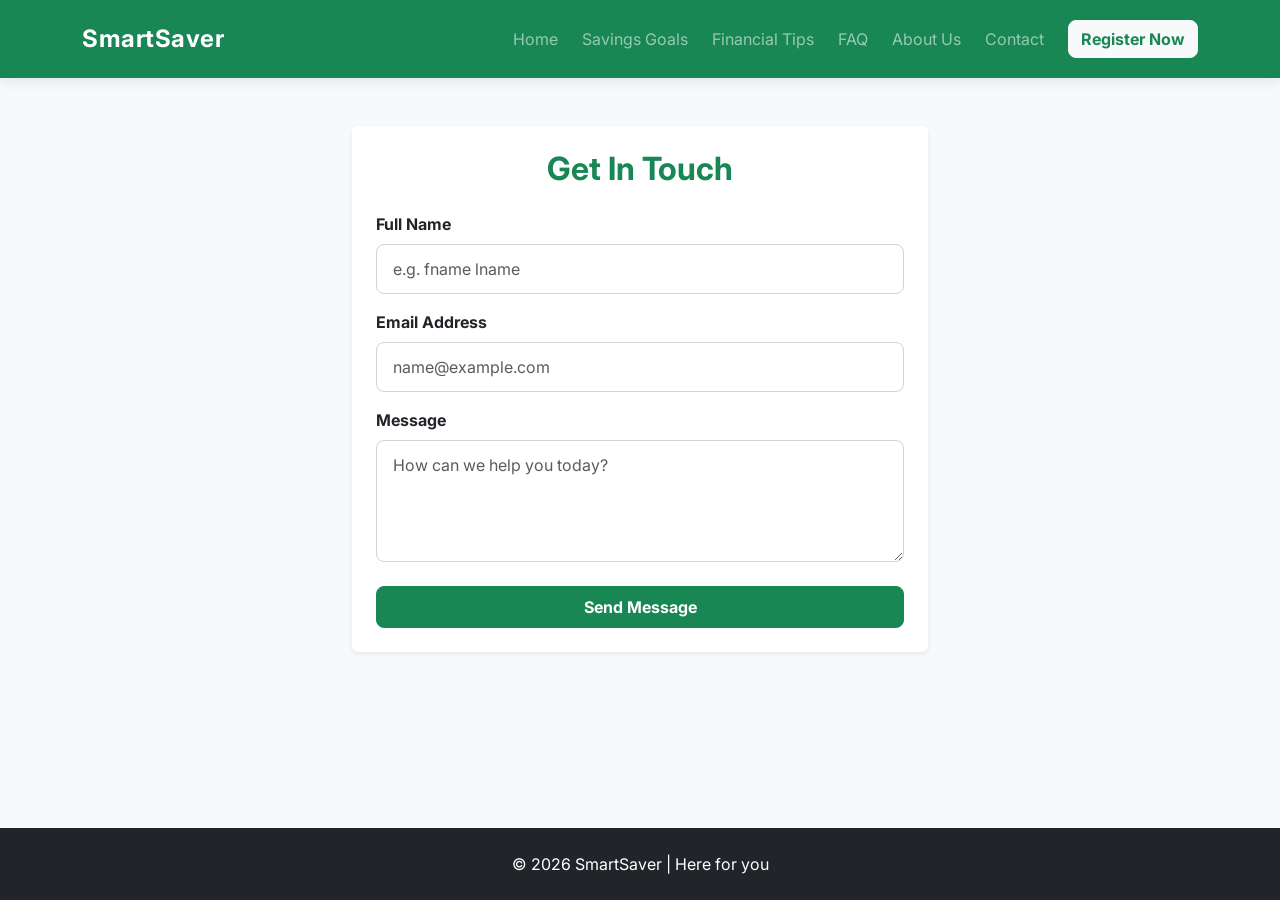
<file: contact.html>
<!DOCTYPE html>
<html lang="en">
<head>
    <meta charset="UTF-8">
    <meta name="viewport" content="width=device-width, initial-scale=1.0">
    <title>Contact - SmartSaver</title>
    <link href="https://cdn.jsdelivr.net/npm/bootstrap@5.3.3/dist/css/bootstrap.min.css" rel="stylesheet">
    <link rel="stylesheet" href="style.css">
</head>
<body>
<nav class="navbar navbar-expand-lg navbar-dark bg-success py-3">
    <div class="container">
        <a class="navbar-brand fw-bold" href="index.html">SmartSaver</a>
        <button class="navbar-toggler" type="button" data-bs-toggle="collapse" data-bs-target="#navbarNav">
            <span class="navbar-toggler-icon"></span>
        </button>
        <div class="collapse navbar-collapse" id="navbarNav">
          <ul class="navbar-nav ms-auto gap-2">
    <li class="nav-item"><a class="nav-link" href="index.html">Home</a></li>
    <li class="nav-item"><a class="nav-link" href="goals.html">Savings Goals</a></li>
    <li class="nav-item"><a class="nav-link" href="tips.html">Financial Tips</a></li>
    <li class="nav-item"><a class="nav-link" href="faq.html">FAQ</a></li>
    <li class="nav-item"><a class="nav-link" href="about.html">About Us</a></li>
    <li class="nav-item"><a class="nav-link" href="contact.html">Contact</a></li>
</ul>
            <a href="register.html" class="btn btn-light text-success fw-bold ms-lg-3">Register Now</a>
        </div>
    </div>
</nav>

<main class="container my-5" style="max-width: 600px;">
    <div class="card shadow-sm border-0 p-4 bg-white">
        <h2 class="text-center text-success fw-bold mb-4">Get In Touch</h2>
        <form id="contactForm">
            <div class="mb-3">
                <label for="contactName" class="form-label fw-bold">Full Name</label>
                <input type="text" class="form-control" id="contactName" placeholder="e.g. fname lname">
            </div>
            <div class="mb-3">
                <label for="contactEmail" class="form-label fw-bold">Email Address</label>
                <input type="email" class="form-control" id="contactEmail" placeholder="name@example.com">
            </div>
            <div class="mb-4">
                <label for="contactMessage" class="form-label fw-bold">Message</label>
                <textarea class="form-control" id="contactMessage" rows="4" placeholder="How can we help you today?"></textarea>
            </div>
            <button type="submit" class="btn btn-success w-100 py-2 fw-bold">Send Message</button>
        </form>
    </div>
</main>

<footer class="bg-dark text-white text-center p-4 mt-auto">
    <p class="mb-0">&copy; 2026 SmartSaver | Here for you</p>
</footer>
<script src="script.js"></script>
<script src="https://cdn.jsdelivr.net/npm/bootstrap@5.3.3/dist/js/bootstrap.bundle.min.js"></script>
</body>
</html>
</file>
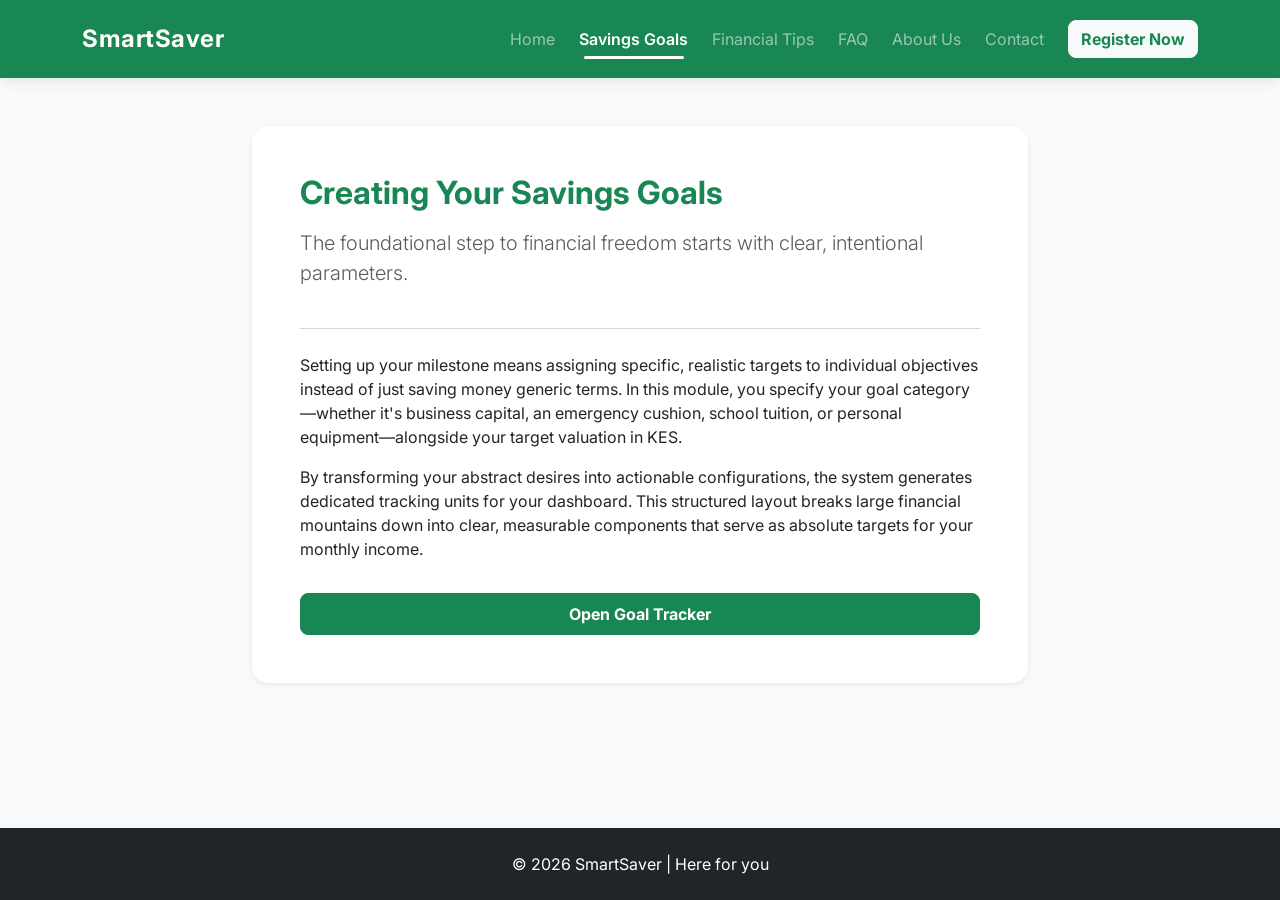
<file: create-goals.html>
<!DOCTYPE html>
<html lang="en">
<head>
    <meta charset="UTF-8">
    <meta name="viewport" content="width=device-width, initial-scale=1.0">
    <title>Create Goals - SmartSaver</title>
    <link href="https://cdn.jsdelivr.net/npm/bootstrap@5.3.3/dist/css/bootstrap.min.css" rel="stylesheet">
    <link rel="stylesheet" href="style.css">
</head>
<body>
<nav class="navbar navbar-expand-lg navbar-dark bg-success py-3">
    <div class="container">
        <a class="navbar-brand fw-bold" href="index.html">SmartSaver</a>
        <button class="navbar-toggler" type="button" data-bs-toggle="collapse" data-bs-target="#navbarNav">
            <span class="navbar-toggler-icon"></span>
        </button>
        <div class="collapse navbar-collapse" id="navbarNav">
            <ul class="navbar-nav ms-auto gap-2">
                <li class="nav-item"><a class="nav-link" href="index.html">Home</a></li>
                <li class="nav-item"><a class="nav-link active" href="goals.html">Savings Goals</a></li>
                <li class="nav-item"><a class="nav-link" href="tips.html">Financial Tips</a></li>
                <li class="nav-item"><a class="nav-link" href="faq.html">FAQ</a></li>
                <li class="nav-item"><a class="nav-link" href="about.html">About Us</a></li>
                <li class="nav-item"><a class="nav-link" href="contact.html">Contact</a></li>
            </ul>
            <a href="register.html" class="btn btn-light text-success fw-bold ms-lg-3">Register Now</a>
        </div>
    </div>
</nav>

<main class="container my-5" style="max-width: 800px;">
    <div class="card shadow-sm border-0 p-5 bg-white rounded-4">
        <h2 class="fw-bold text-success mb-3">Creating Your Savings Goals</h2>
        <p class="lead text-muted">The foundational step to financial freedom starts with clear, intentional parameters.</p>
        <hr class="my-4 text-muted opacity-25">
        
        <p>Setting up your milestone means assigning specific, realistic targets to individual objectives instead of just saving money generic terms. In this module, you specify your goal category—whether it's business capital, an emergency cushion, school tuition, or personal equipment—alongside your target valuation in KES.</p>

        <p>By transforming your abstract desires into actionable configurations, the system generates dedicated tracking units for your dashboard. This structured layout breaks large financial mountains down into clear, measurable components that serve as absolute targets for your monthly income.</p>
        
        <a href="goals.html" class="btn btn-success mt-3 px-4 py-2 fw-bold">Open Goal Tracker</a>
    </div>
</main>

<footer class="bg-dark text-white text-center p-4 mt-auto">
    <p class="mb-0">&copy; 2026 SmartSaver | Here for you</p>
</footer>
<script src="https://cdn.jsdelivr.net/npm/bootstrap@5.3.3/dist/js/bootstrap.bundle.min.js"></script>
</body>
</html>
</file>
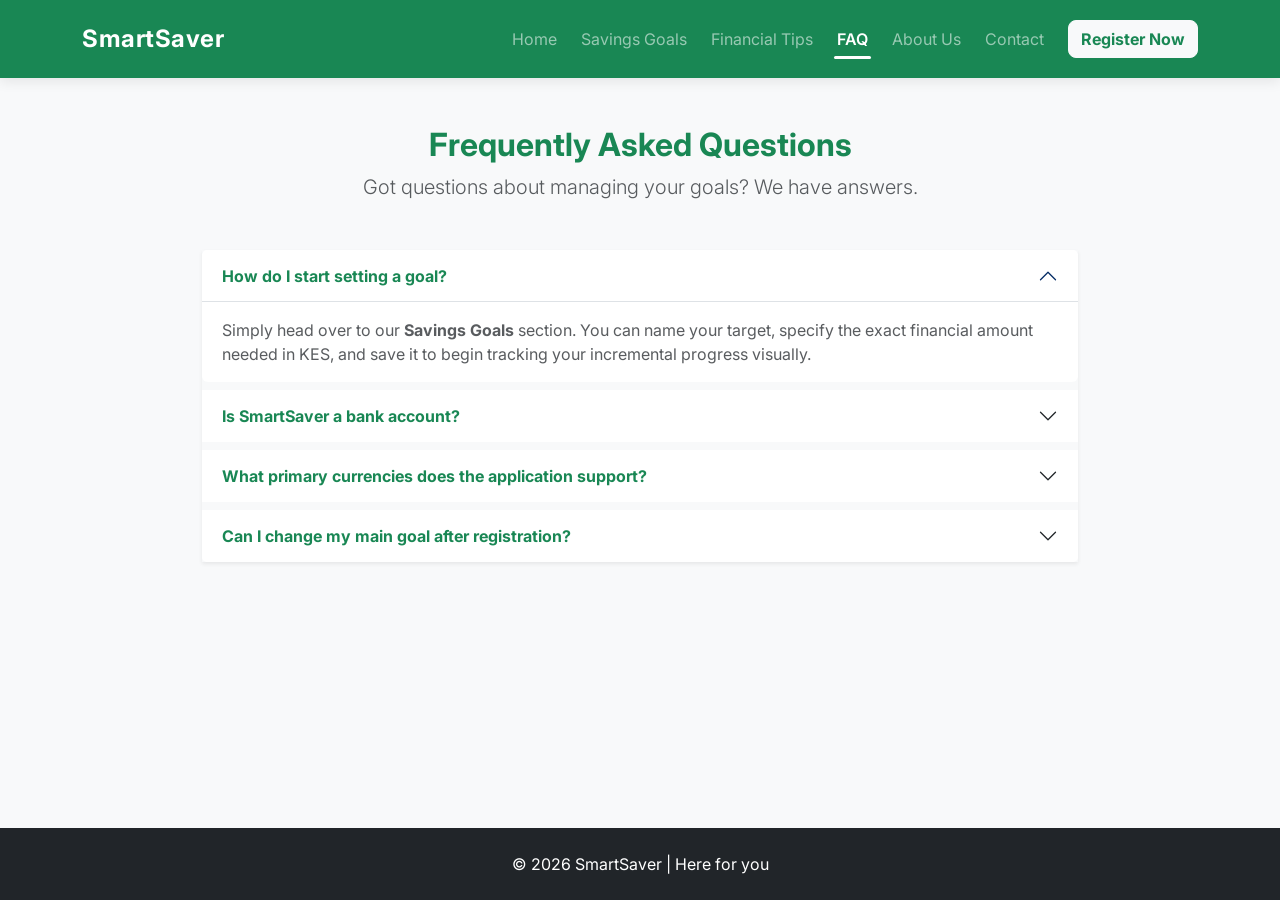
<file: faq.html>
<!DOCTYPE html>
<html lang="en">
<head>
    <meta charset="UTF-8">
    <meta name="viewport" content="width=device-width, initial-scale=1.0">
    <title>Frequently Asked Questions - SmartSaver</title>
    <link href="https://cdn.jsdelivr.net/npm/bootstrap@5.3.3/dist/css/bootstrap.min.css" rel="stylesheet">
    <link rel="stylesheet" href="style.css">
</head>
<body>
<nav class="navbar navbar-expand-lg navbar-dark bg-success py-3">
    <div class="container">
        <a class="navbar-brand fw-bold" href="index.html">SmartSaver</a>
        <button class="navbar-toggler" type="button" data-bs-toggle="collapse" data-bs-target="#navbarNav">
            <span class="navbar-toggler-icon"></span>
        </button>
        <div class="collapse navbar-collapse" id="navbarNav">
            <ul class="navbar-nav ms-auto gap-2">
    <li class="nav-item"><a class="nav-link" href="index.html">Home</a></li>
    <li class="nav-item"><a class="nav-link" href="goals.html">Savings Goals</a></li>
    <li class="nav-item"><a class="nav-link" href="tips.html">Financial Tips</a></li>
    <li class="nav-item"><a class="nav-link active" href="faq.html">FAQ</a></li>
    <li class="nav-item"><a class="nav-link" href="about.html">About Us</a></li>
    <li class="nav-item"><a class="nav-link" href="contact.html">Contact</a></li>
</ul>
            <a href="register.html" class="btn btn-light text-success fw-bold ms-lg-3">Register Now</a>
        </div>
    </div>
</nav>

<main class="container my-5" style="max-width: 900px;">
    <div class="text-center mb-5">
        <h2 class="fw-bold text-success">Frequently Asked Questions</h2>
        <p class="lead text-muted">Got questions about managing your goals? We have answers.</p>
    </div>

    <div class="accordion shadow-sm" id="faqAccordion">
        <!-- Item 1 -->
        <div class="accordion-item border-0 mb-2 rounded">
            <h2 class="accordion-header" id="headingOne">
                <button class="accordion-button fw-bold text-success bg-white" type="button" data-bs-toggle="collapse" data-bs-target="#collapseOne" aria-expanded="true" aria-controls="collapseOne">
                    How do I start setting a goal?
                </button>
            </h2>
            <div id="collapseOne" class="accordion-collapse collapse show" aria-labelledby="headingOne" data-bs-parent="#faqAccordion">
                <div class="accordion-body text-muted">
                    Simply head over to our <strong>Savings Goals</strong> section. You can name your target, specify the exact financial amount needed in KES, and save it to begin tracking your incremental progress visually.
                </div>
            </div>
        </div>

        <!-- Item 2 -->
        <div class="accordion-item border-0 mb-2 rounded">
            <h2 class="accordion-header" id="headingTwo">
                <button class="accordion-button collapsed fw-bold text-success bg-white" type="button" data-bs-toggle="collapse" data-bs-target="#collapseTwo" aria-expanded="false" aria-controls="collapseTwo">
                    Is SmartSaver a bank account?
                </button>
            </h2>
            <div id="collapseTwo" class="accordion-collapse collapse" aria-labelledby="headingTwo" data-bs-parent="#faqAccordion">
                <div class="accordion-body text-muted">
                    No, SmartSaver is an educational, goal-tracking, and budgeting companion interface. It helps you organize your financial targets and learn key money literacy principles, but does not store physical funds directly.
                </div>
            </div>
        </div>

        <!-- Item 3 -->
        <div class="accordion-item border-0 mb-2 rounded">
            <h2 class="accordion-header" id="headingThree">
                <button class="accordion-button collapsed fw-bold text-success bg-white" type="button" data-bs-toggle="collapse" data-bs-target="#collapseThree" aria-expanded="false" aria-controls="collapseThree">
                    What primary currencies does the application support?
                </button>
            </h2>
            <div id="collapseThree" class="accordion-collapse collapse" aria-labelledby="headingThree" data-bs-parent="#faqAccordion">
                <div class="accordion-body text-muted">
                    The platform defaults to tracking values natively in <strong>KES</strong> for realistic micro-budget target-planning sessions.
                </div>
            </div>
        </div>

        <!-- Item 4 -->
        <div class="accordion-item border-0 mb-2 rounded">
            <h2 class="accordion-header" id="headingFour">
                <button class="accordion-button collapsed fw-bold text-success bg-white" type="button" data-bs-toggle="collapse" data-bs-target="#collapseFour" aria-expanded="false" aria-controls="collapseFour">
                    Can I change my main goal after registration?
                </button>
            </h2>
            <div id="collapseFour" class="accordion-collapse collapse" aria-labelledby="headingFour" data-bs-parent="#faqAccordion">
                <div class="accordion-body text-muted">
                    Yes! While you pick a key indicator group during registration (like Emergency or Laptop Setup), you can dynamically append and edit customized individual tracking cards inside your profile whenever parameters shift.
                </div>
            </div>
        </div>
    </div>
</main>

<footer class="bg-dark text-white text-center p-4 mt-auto">
    <p class="mb-0">&copy; 2026 SmartSaver | Here for you</p>
</footer>
<script src="https://cdn.jsdelivr.net/npm/bootstrap@5.3.3/dist/js/bootstrap.bundle.min.js"></script>
</body>
</html>
</file>
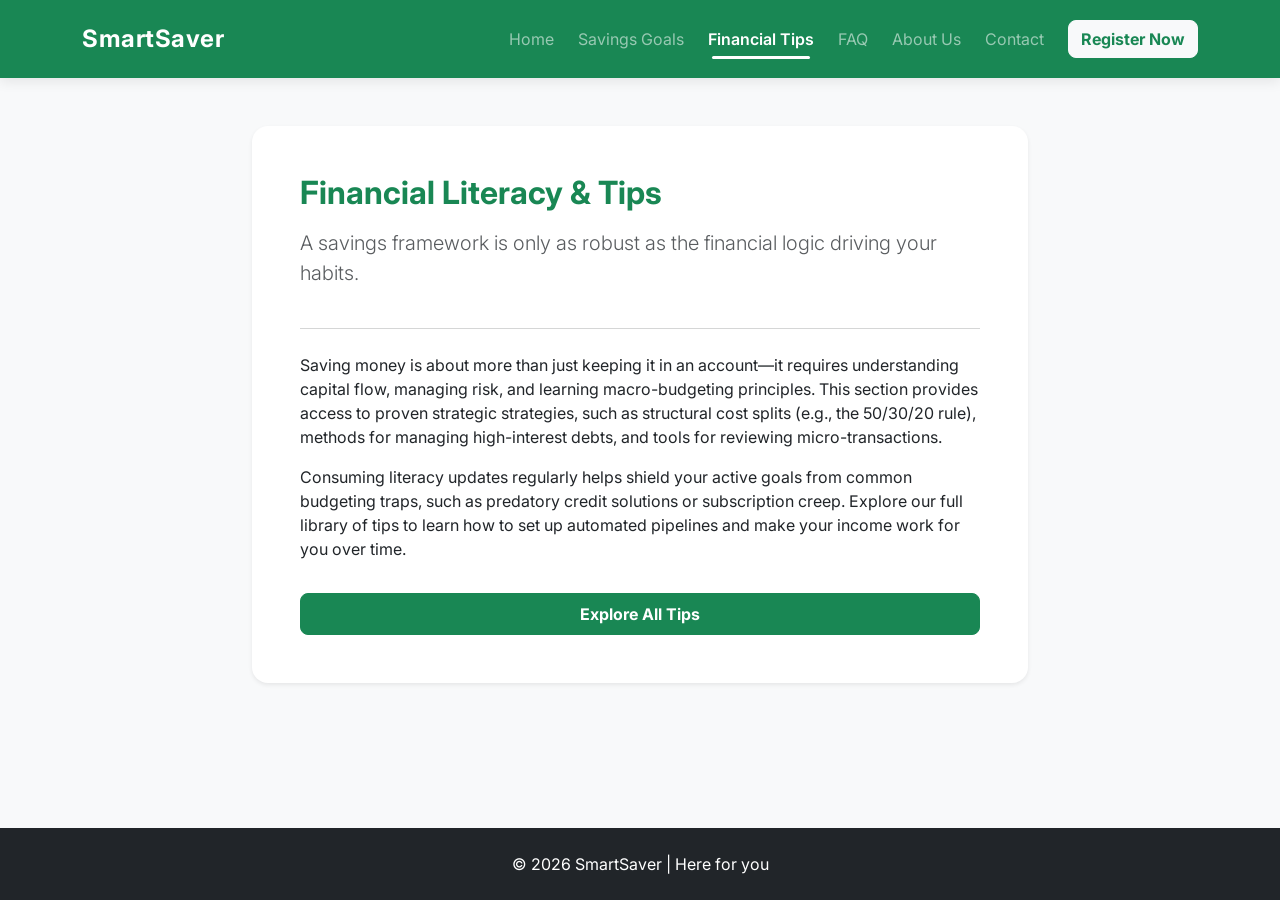
<file: financial-tips-info.html>
<!DOCTYPE html>
<html lang="en">
<head>
    <meta charset="UTF-8">
    <meta name="viewport" content="width=device-width, initial-scale=1.0">
    <title>Financial Tips Overview - SmartSaver</title>
    <link href="https://cdn.jsdelivr.net/npm/bootstrap@5.3.3/dist/css/bootstrap.min.css" rel="stylesheet">
    <link rel="stylesheet" href="style.css">
</head>
<body>
<nav class="navbar navbar-expand-lg navbar-dark bg-success py-3">
    <div class="container">
        <a class="navbar-brand fw-bold" href="index.html">SmartSaver</a>
        <button class="navbar-toggler" type="button" data-bs-toggle="collapse" data-bs-target="#navbarNav">
            <span class="navbar-toggler-icon"></span>
        </button>
        <div class="collapse navbar-collapse" id="navbarNav">
            <ul class="navbar-nav ms-auto gap-2">
                <li class="nav-item"><a class="nav-link" href="index.html">Home</a></li>
                <li class="nav-item"><a class="nav-link" href="goals.html">Savings Goals</a></li>
                <li class="nav-item"><a class="nav-link active" href="tips.html">Financial Tips</a></li>
                <li class="nav-item"><a class="nav-link" href="faq.html">FAQ</a></li>
                <li class="nav-item"><a class="nav-link" href="about.html">About Us</a></li>
                <li class="nav-item"><a class="nav-link" href="contact.html">Contact</a></li>
            </ul>
            <a href="register.html" class="btn btn-light text-success fw-bold ms-lg-3">Register Now</a>
        </div>
    </div>
</nav>

<main class="container my-5" style="max-width: 800px;">
    <div class="card shadow-sm border-0 p-5 bg-white rounded-4">
        <h2 class="fw-bold text-success mb-3">Financial Literacy & Tips</h2>
        <p class="lead text-muted">A savings framework is only as robust as the financial logic driving your habits.</p>
        <hr class="my-4 text-muted opacity-25">
        
        <p>Saving money is about more than just keeping it in an account—it requires understanding capital flow, managing risk, and learning macro-budgeting principles. This section provides access to proven strategic strategies, such as structural cost splits (e.g., the 50/30/20 rule), methods for managing high-interest debts, and tools for reviewing micro-transactions.</p>

        <p>Consuming literacy updates regularly helps shield your active goals from common budgeting traps, such as predatory credit solutions or subscription creep. Explore our full library of tips to learn how to set up automated pipelines and make your income work for you over time.</p>
        
        <a href="tips.html" class="btn btn-success mt-3 px-4 py-2 fw-bold">Explore All Tips</a>
    </div>
</main>

<footer class="bg-dark text-white text-center p-4 mt-auto">
    <p class="mb-0">&copy; 2026 SmartSaver | Here for you</p>
</footer>
<script src="https://cdn.jsdelivr.net/npm/bootstrap@5.3.3/dist/js/bootstrap.bundle.min.js"></script>
</body>
</html>
</file>
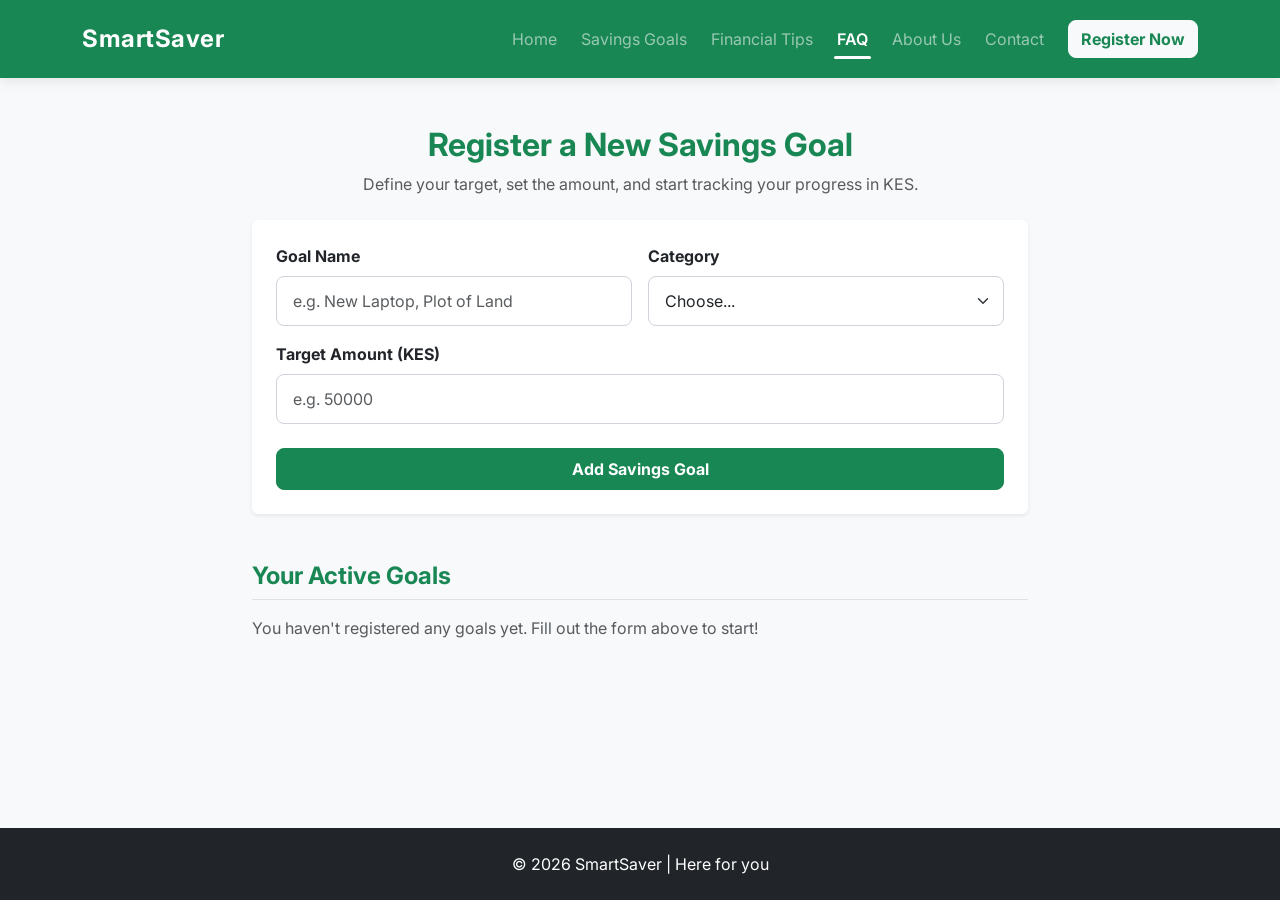
<file: goals.html>
<!DOCTYPE html>
<html lang="en">
<head>
    <meta charset="UTF-8">
    <meta name="viewport" content="width=device-width, initial-scale=1.0">
    <title>Register a Goal - SmartSaver</title>
    <link href="https://cdn.jsdelivr.net/npm/bootstrap@5.3.3/dist/css/bootstrap.min.css" rel="stylesheet">
    <link rel="stylesheet" href="style.css">
</head>
<body>
<nav class="navbar navbar-expand-lg navbar-dark bg-success py-3">
    <div class="container">
        <a class="navbar-brand fw-bold" href="index.html">SmartSaver</a>
        <button class="navbar-toggler" type="button" data-bs-toggle="collapse" data-bs-target="#navbarNav">
            <span class="navbar-toggler-icon"></span>
        </button>
        <div class="collapse navbar-collapse" id="navbarNav">
            <ul class="navbar-nav ms-auto gap-2">
                <li class="nav-item"><a class="nav-link" href="index.html">Home</a></li>
                <li class="nav-item"><a class="nav-link" href="goals.html">Savings Goals</a></li>
                <li class="nav-item"><a class="nav-link" href="tips.html">Financial Tips</a></li>
                <li class="nav-item"><a class="nav-link active" href="faq.html">FAQ</a></li>
                <li class="nav-item"><a class="nav-link" href="about.html">About Us</a></li>
                <li class="nav-item"><a class="nav-link" href="contact.html">Contact</a></li>
            </ul>
            <a href="register.html" class="btn btn-light text-success fw-bold ms-lg-3">Register Now</a>
        </div>
    </div>
</nav>

<main class="container my-5" style="max-width: 800px;">
    <div class="text-center mb-4">
        <h2 class="text-success fw-bold">Register a New Savings Goal</h2>
        <p class="text-muted">Define your target, set the amount, and start tracking your progress in KES.</p>
    </div>

    <div class="card shadow-sm border-0 p-4 bg-white mb-5">
        <form id="addGoalForm">
            <div class="row g-3 mb-3">
                <div class="col-md-6">
                    <label for="goalTitle" class="form-label fw-bold">Goal Name</label>
                    <input type="text" class="form-control" id="goalTitle" placeholder="e.g. New Laptop, Plot of Land">
                </div>
                <div class="col-md-6">
                    <label for="goalCategory" class="form-label fw-bold">Category</label>
                    <select class="form-select" id="goalCategory">
                        <option selected disabled value="">Choose...</option>
                        <option value="Education">Education & Fees</option>
                        <option value="Emergency">Emergency Fund</option>
                        <option value="Business">Business Capital</option>
                        <option value="Personal">Personal/Lifestyle</option>
                    </select>
                </div>
            </div>
            
            <div class="mb-4">
                <label for="goalAmount" class="form-label fw-bold">Target Amount (KES)</label>
                <input type="number" class="form-control" id="goalAmount" placeholder="e.g. 50000" min="100">
            </div>

            <button type="submit" class="btn btn-success w-100 py-2 fw-bold">Add Savings Goal</button>
        </form>
    </div>

    <h4 class="fw-bold text-success border-bottom pb-2 mb-3">Your Active Goals</h4>
    <div id="activeGoalsList" class="row g-3">
        <p class="text-muted" id="emptyGoalMsg">You haven't registered any goals yet. Fill out the form above to start!</p>
    </div>
</main>

<footer class="bg-dark text-white text-center p-4 mt-auto">
    <p class="mb-0">&copy; 2026 SmartSaver | Here for you</p>
</footer>
<script src="script.js"></script>
<script src="https://cdn.jsdelivr.net/npm/bootstrap@5.3.3/dist/js/bootstrap.bundle.min.js"></script>
</body>
</html>
</file>
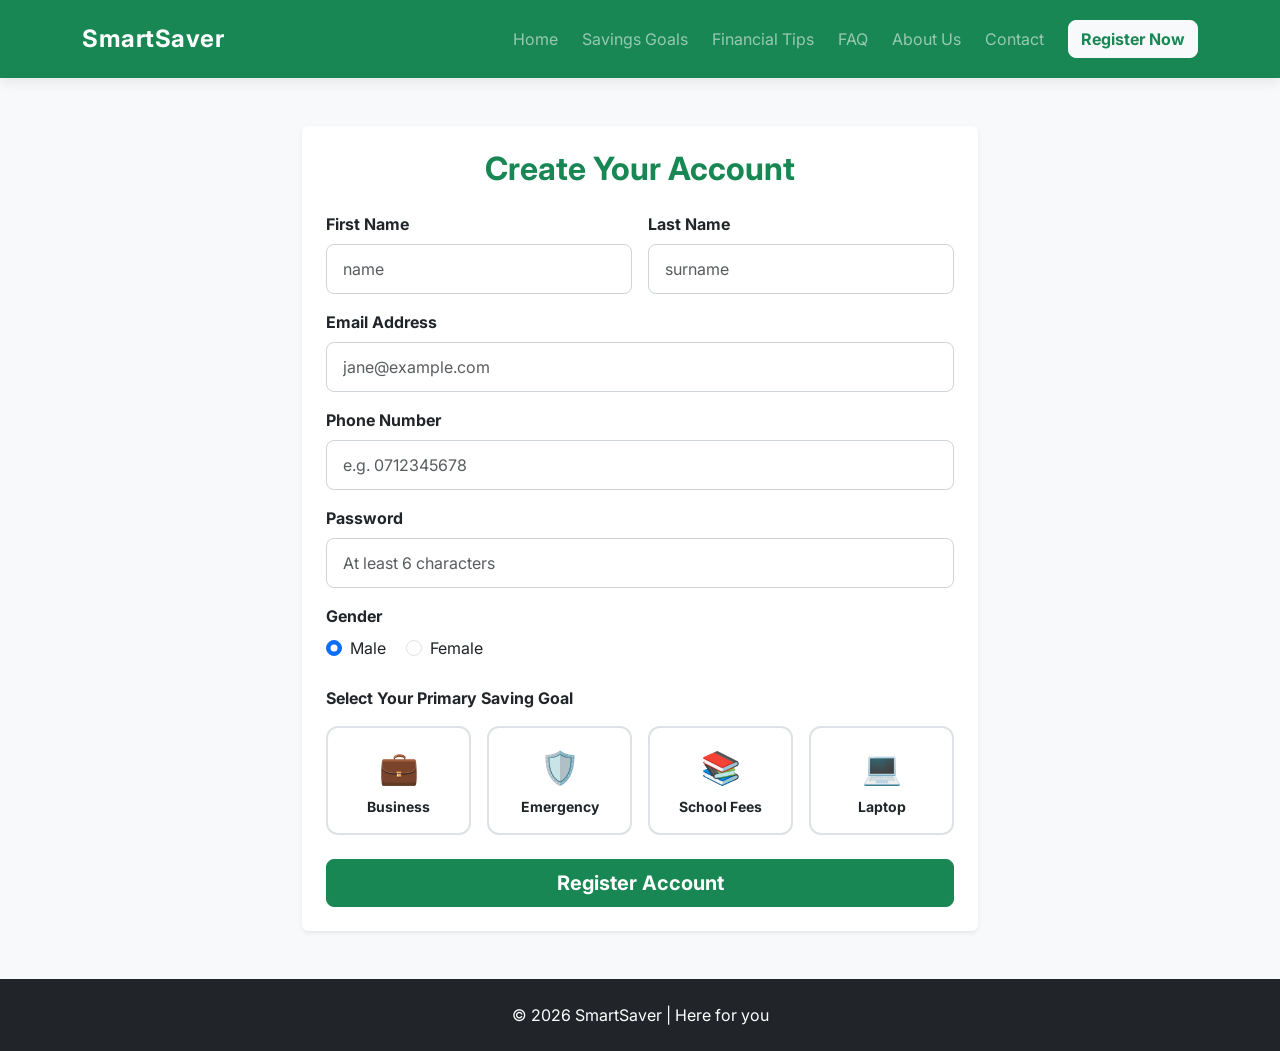
<file: register.html>
<!DOCTYPE html>
<html lang="en">
<head>
    <meta charset="UTF-8">
    <meta name="viewport" content="width=device-width, initial-scale=1.0">
    <title>Register - SmartSaver</title>
    <link href="https://cdn.jsdelivr.net/npm/bootstrap@5.3.3/dist/css/bootstrap.min.css" rel="stylesheet">
    <link rel="stylesheet" href="style.css">
</head>
<body>
<nav class="navbar navbar-expand-lg navbar-dark bg-success py-3">
    <div class="container">
        <a class="navbar-brand fw-bold" href="index.html">SmartSaver</a>
        <button class="navbar-toggler" type="button" data-bs-toggle="collapse" data-bs-target="#navbarNav">
            <span class="navbar-toggler-icon"></span>
        </button>
        <div class="collapse navbar-collapse" id="navbarNav">
           <ul class="navbar-nav ms-auto gap-2">
    <li class="nav-item"><a class="nav-link" href="index.html">Home</a></li>
    <li class="nav-item"><a class="nav-link" href="goals.html">Savings Goals</a></li>
    <li class="nav-item"><a class="nav-link" href="tips.html">Financial Tips</a></li>
    <li class="nav-item"><a class="nav-link" href="faq.html">FAQ</a></li>
    <li class="nav-item"><a class="nav-link" href="about.html">About Us</a></li>
    <li class="nav-item"><a class="nav-link" href="contact.html">Contact</a></li>
</ul>
            <a href="register.html" class="btn btn-light text-success fw-bold ms-lg-3">Register Now</a>
        </div>
        
    </div>
</nav>

<main class="container my-5" style="max-width: 700px;">
    <div class="card shadow-sm border-0 p-4 bg-white">
        <h2 class="text-center text-success fw-bold mb-4">Create Your Account</h2>
        <form id="registrationForm">
            <div class="row g-3 mb-3">
                <div class="col-sm-6">
                    <label for="fname" class="form-label fw-bold">First Name</label>
                    <input type="text" class="form-control" id="fname" placeholder="name">
                </div>
                <div class="col-sm-6">
                    <label for="lastname" class="form-label fw-bold">Last Name</label>
                    <input type="text" class="form-control" id="lastname" placeholder="surname">
                </div>
            </div>
            
            <div class="mb-3">
                <label for="email" class="form-label fw-bold">Email Address</label>
                <input type="email" class="form-control" id="email" placeholder="jane@example.com">
            </div>

            <div class="mb-3">
                <label for="phone" class="form-label fw-bold">Phone Number</label>
                <input type="tel" class="form-control" id="phone" placeholder="e.g. 0712345678">
            </div>
            
            <div class="mb-3">
                <label for="password" class="form-label fw-bold">Password</label>
                <input type="password" class="form-control" id="password" placeholder="At least 6 characters">
            </div>

            <div class="mb-4">
                <label class="form-label fw-bold d-block mb-2">Gender</label>
                <div class="form-check form-check-inline">
                    <input class="form-check-input" type="radio" name="gender" id="genderMale" value="Male" checked>
                    <label class="form-check-label" for="genderMale">Male</label>
                </div>
                <div class="form-check form-check-inline">
                    <input class="form-check-input" type="radio" name="gender" id="genderFemale" value="Female">
                    <label class="form-check-label" for="genderFemale">Female</label>
                </div>
            </div>

            <label class="form-label fw-bold d-block mb-3">Select Your Primary Saving Goal</label>
            <div class="row g-3 mb-4" id="goalContainer">
                <div class="col-6 col-md-3">
                    <div class="card h-100 text-center py-3 goal-card" data-goal="Business" style="cursor: pointer;">
                        <div class="fs-2">💼</div>
                        <small class="fw-bold mt-1">Business</small>
                    </div>
                </div>
                <div class="col-6 col-md-3">
                    <div class="card h-100 text-center py-3 goal-card" data-goal="Emergency" style="cursor: pointer;">
                        <div class="fs-2">🛡️</div>
                        <small class="fw-bold mt-1">Emergency</small>
                    </div>
                </div>
                <div class="col-6 col-md-3">
                    <div class="card h-100 text-center py-3 goal-card" data-goal="School Fees" style="cursor: pointer;">
                        <div class="fs-2">📚</div>
                        <small class="fw-bold mt-1">School Fees</small>
                    </div>
                </div>
                <div class="col-6 col-md-3">
                    <div class="card h-100 text-center py-3 goal-card" data-goal="Laptop" style="cursor: pointer;">
                        <div class="fs-2">💻</div>
                        <small class="fw-bold mt-1">Laptop</small>
                    </div>
                </div>
            </div>
            
            <input type="hidden" id="savingGoal" value="">

            <button type="submit" class="btn btn-success w-100 py-2 fw-bold fs-5">Register Account</button>
        </form>
    </div>
</main>

<footer class="bg-dark text-white text-center p-4 mt-auto">
    <p class="mb-0">&copy; 2026 SmartSaver | Here for you</p>
</footer>
<script src="script.js"></script>
<script src="https://cdn.jsdelivr.net/npm/bootstrap@5.3.3/dist/js/bootstrap.bundle.min.js"></script>
</body>
</html>
</file>
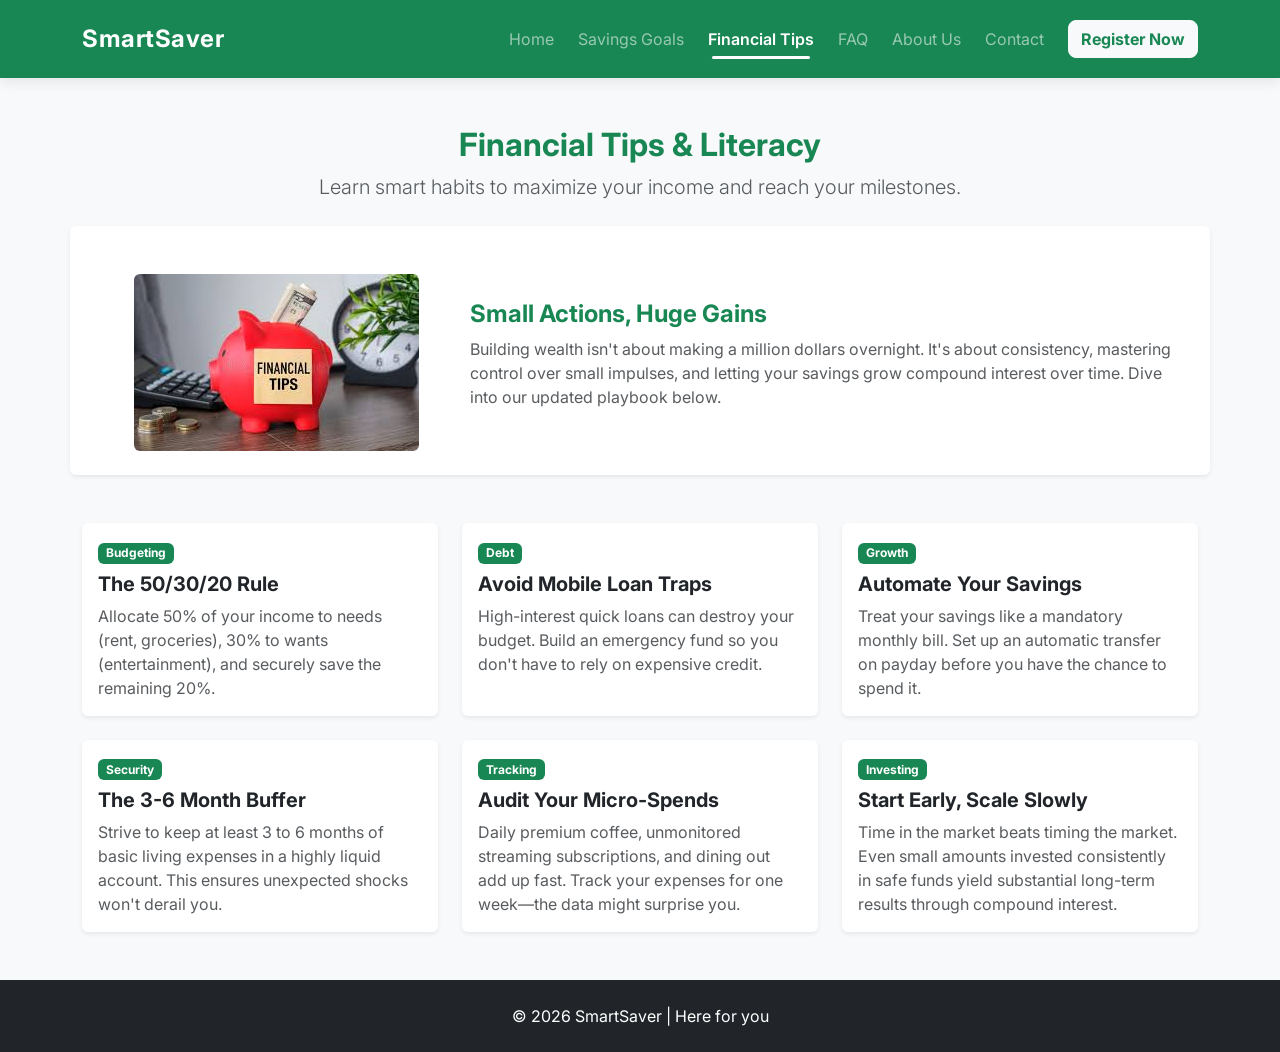
<file: tips.html>
<!DOCTYPE html>
<html lang="en">
<head>
    <meta charset="UTF-8">
    <meta name="viewport" content="width=device-width, initial-scale=1.0">
    <title>Financial Tips - SmartSaver</title>
    <link href="https://cdn.jsdelivr.net/npm/bootstrap@5.3.3/dist/css/bootstrap.min.css" rel="stylesheet">
    <link rel="stylesheet" href="style.css">
</head>
<body>
<nav class="navbar navbar-expand-lg navbar-dark bg-success py-3">
    <div class="container">
        <a class="navbar-brand fw-bold" href="index.html">SmartSaver</a>
        <button class="navbar-toggler" type="button" data-bs-toggle="collapse" data-bs-target="#navbarNav">
            <span class="navbar-toggler-icon"></span>
        </button>
        <div class="collapse navbar-collapse" id="navbarNav">
            <ul class="navbar-nav ms-auto gap-2">
                <li class="nav-item"><a class="nav-link" href="index.html">Home</a></li>
                <li class="nav-item"><a class="nav-link" href="goals.html">Savings Goals</a></li>
                <li class="nav-item"><a class="nav-link active" href="tips.html">Financial Tips</a></li>
                <li class="nav-item"><a class="nav-link" href="faq.html">FAQ</a></li>
                <li class="nav-item"><a class="nav-link" href="about.html">About Us</a></li>
                <li class="nav-item"><a class="nav-link" href="contact.html">Contact</a></li>
            </ul>
            <a href="register.html" class="btn btn-light text-success fw-bold ms-lg-3">Register Now</a>
        </div>
    </div>
</nav>

<main class="container my-5">
    <div class="text-center mb-5">
        <h2 class="fw-bold text-success">Financial Tips & Literacy</h2>
        <p class="lead text-muted">Learn smart habits to maximize your income and reach your milestones.</p>
    </div>

    <!-- Feature Banner Section -->
    <div class="row align-items-center bg-white p-4 rounded shadow-sm mb-5 g-4">
        <div class="col-md-4 text-center">
            <img src="téléchargement.jpg" alt="Financial Tips" class="img-fluid rounded" style="max-height: 200px;">
        </div>
        <div class="col-md-8">
            <h4 class="fw-bold text-success">Small Actions, Huge Gains</h4>
            <p class="text-muted">Building wealth isn't about making a million dollars overnight. It's about consistency, mastering control over small impulses, and letting your savings grow compound interest over time. Dive into our updated playbook below.</p>
        </div>
    </div>

    <!-- Tips Grid -->
    <div class="row g-4">
        <!-- Original Tip 1 -->
        <div class="col-md-6 col-lg-4">
            <div class="card h-100 shadow-sm border-0">
                <div class="card-body">
                    <span class="badge bg-success mb-2">Budgeting</span>
                    <h5 class="card-title fw-bold">The 50/30/20 Rule</h5>
                    <p class="card-text text-muted">Allocate 50% of your income to needs (rent, groceries), 30% to wants (entertainment), and securely save the remaining 20%.</p>
                </div>
            </div>
        </div>
        <!-- Original Tip 2 -->
        <div class="col-md-6 col-lg-4">
            <div class="card h-100 shadow-sm border-0">
                <div class="card-body">
                    <span class="badge bg-success mb-2">Debt</span>
                    <h5 class="card-title fw-bold">Avoid Mobile Loan Traps</h5>
                    <p class="card-text text-muted">High-interest quick loans can destroy your budget. Build an emergency fund so you don't have to rely on expensive credit.</p>
                </div>
            </div>
        </div>
        <!-- Original Tip 3 -->
        <div class="col-md-6 col-lg-4">
            <div class="card h-100 shadow-sm border-0">
                <div class="card-body">
                    <span class="badge bg-success mb-2">Growth</span>
                    <h5 class="card-title fw-bold">Automate Your Savings</h5>
                    <p class="card-text text-muted">Treat your savings like a mandatory monthly bill. Set up an automatic transfer on payday before you have the chance to spend it.</p>
                </div>
            </div>
        </div>
        <!-- New Tip 4 -->
        <div class="col-md-6 col-lg-4">
            <div class="card h-100 shadow-sm border-0">
                <div class="card-body">
                    <span class="badge bg-success mb-2">Security</span>
                    <h5 class="card-title fw-bold">The 3-6 Month Buffer</h5>
                    <p class="card-text text-muted">Strive to keep at least 3 to 6 months of basic living expenses in a highly liquid account. This ensures unexpected shocks won't derail you.</p>
                </div>
            </div>
        </div>
        <!-- New Tip 5 -->
        <div class="col-md-6 col-lg-4">
            <div class="card h-100 shadow-sm border-0">
                <div class="card-body">
                    <span class="badge bg-success mb-2">Tracking</span>
                    <h5 class="card-title fw-bold">Audit Your Micro-Spends</h5>
                    <p class="card-text text-muted">Daily premium coffee, unmonitored streaming subscriptions, and dining out add up fast. Track your expenses for one week—the data might surprise you.</p>
                </div>
            </div>
        </div>
        <!-- New Tip 6 -->
        <div class="col-md-6 col-lg-4">
            <div class="card h-100 shadow-sm border-0">
                <div class="card-body">
                    <span class="badge bg-success mb-2">Investing</span>
                    <h5 class="card-title fw-bold">Start Early, Scale Slowly</h5>
                    <p class="card-text text-muted">Time in the market beats timing the market. Even small amounts invested consistently in safe funds yield substantial long-term results through compound interest.</p>
                </div>
            </div>
        </div>
    </div>
</main>

<footer class="bg-dark text-white text-center p-4 mt-auto">
    <p class="mb-0">&copy; 2026 SmartSaver | Here for you</p>
</footer>
<script src="https://cdn.jsdelivr.net/npm/bootstrap@5.3.3/dist/js/bootstrap.bundle.min.js"></script>
</body>
</html>
</file>
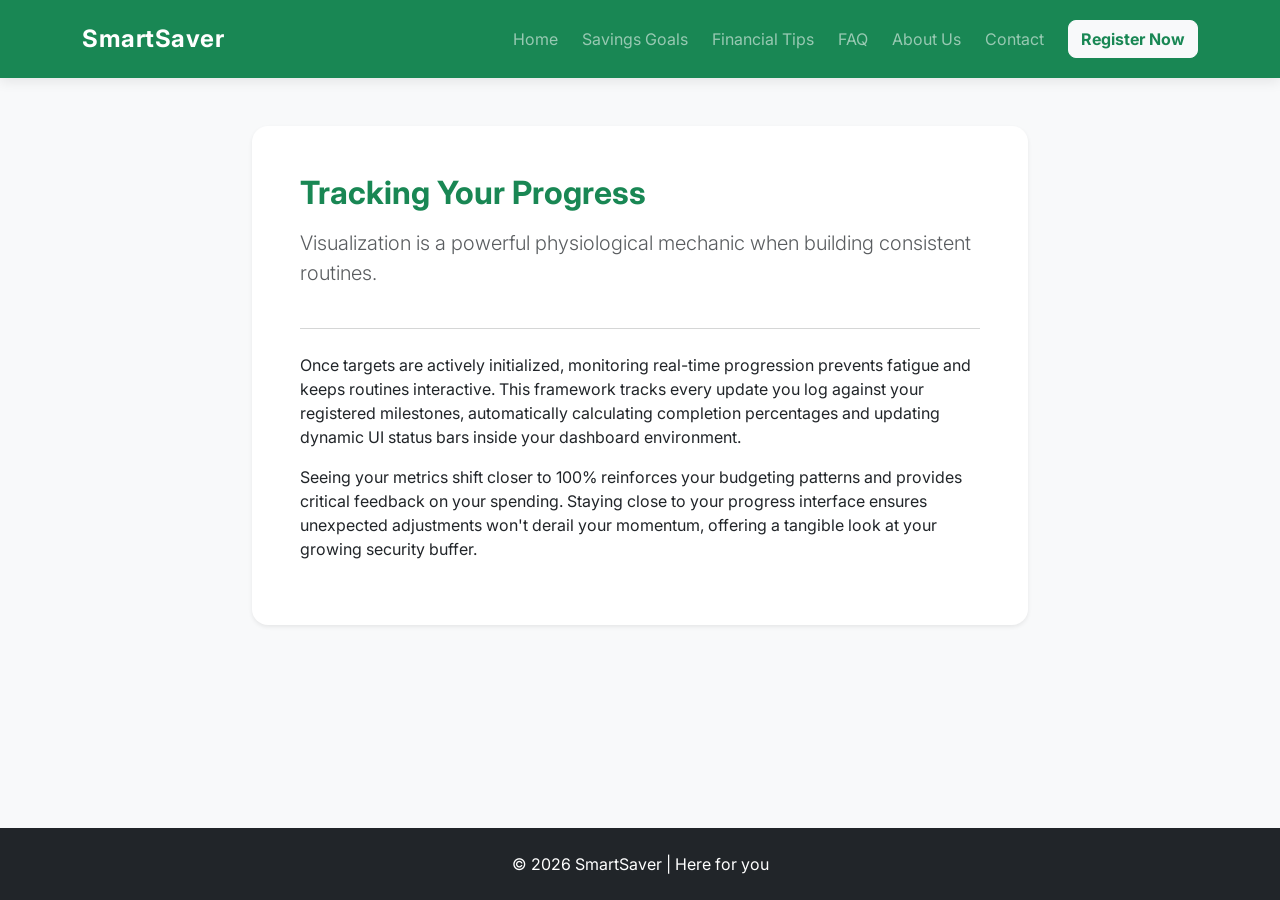
<file: track-progress.html>
<!DOCTYPE html>
<html lang="en">
<head>
    <meta charset="UTF-8">
    <meta name="viewport" content="width=device-width, initial-scale=1.0">
    <title>Track Progress - SmartSaver</title>
    <link href="https://cdn.jsdelivr.net/npm/bootstrap@5.3.3/dist/css/bootstrap.min.css" rel="stylesheet">
    <link rel="stylesheet" href="style.css">
</head>
<body>
<nav class="navbar navbar-expand-lg navbar-dark bg-success py-3">
    <div class="container">
        <a class="navbar-brand fw-bold" href="index.html">SmartSaver</a>
        <button class="navbar-toggler" type="button" data-bs-toggle="collapse" data-bs-target="#navbarNav">
            <span class="navbar-toggler-icon"></span>
        </button>
        <div class="collapse navbar-collapse" id="navbarNav">
            <ul class="navbar-nav ms-auto gap-2">
                <li class="nav-item"><a class="nav-link" href="index.html">Home</a></li>
                <li class="nav-item"><a class="nav-link" href="goals.html">Savings Goals</a></li>
                <li class="nav-item"><a class="nav-link" href="tips.html">Financial Tips</a></li>
                <li class="nav-item"><a class="nav-link" href="faq.html">FAQ</a></li>
                <li class="nav-item"><a class="nav-link" href="about.html">About Us</a></li>
                <li class="nav-item"><a class="nav-link" href="contact.html">Contact</a></li>
            </ul>
            <a href="register.html" class="btn btn-light text-success fw-bold ms-lg-3">Register Now</a>
        </div>
    </div>
</nav>

<main class="container my-5" style="max-width: 800px;">
    <div class="card shadow-sm border-0 p-5 bg-white rounded-4">
        <h2 class="fw-bold text-success mb-3">Tracking Your Progress</h2>
        <p class="lead text-muted">Visualization is a powerful physiological mechanic when building consistent routines.</p>
        <hr class="my-4 text-muted opacity-25">
        
        <p>Once targets are actively initialized, monitoring real-time progression prevents fatigue and keeps routines interactive. This framework tracks every update you log against your registered milestones, automatically calculating completion percentages and updating dynamic UI status bars inside your dashboard environment.</p>

        <p>Seeing your metrics shift closer to 100% reinforces your budgeting patterns and provides critical feedback on your spending. Staying close to your progress interface ensures unexpected adjustments won't derail your momentum, offering a tangible look at your growing security buffer.</p>
    </div>
</main>

<footer class="bg-dark text-white text-center p-4 mt-auto">
    <p class="mb-0">&copy; 2026 SmartSaver | Here for you</p>
</footer>
<script src="https://cdn.jsdelivr.net/npm/bootstrap@5.3.3/dist/js/bootstrap.bundle.min.js"></script>
</body>
</html>
</file>
<file: style.css>
/* SmartSaver Custom Styles */

/* --- 1. Global & Typography --- */
@import url('https://fonts.googleapis.com/css2?family=Inter:wght@400;500;600;700&display=swap');

body {
    font-family: 'Inter', 'Segoe UI', Tahoma, Geneva, Verdana, sans-serif; /* Upgraded to a modern, clean font */
    background-color: #f8f9fa; /* Preserved your original background[cite: 5] */
    display: flex; /* Preserved flexbox layout[cite: 5] */
    flex-direction: column; /* Preserved flex-direction[cite: 5] */
    min-height: 100vh; /* Preserved minimum height[cite: 5] */
    -webkit-font-smoothing: antialiased;
}

main {
    flex: 1; /* Preserved main flex property[cite: 5] */
}

/* --- 2. Navigation Tweaks --- */
.navbar {
    box-shadow: 0 4px 12px rgba(0, 0, 0, 0.08); /* Added a soft drop shadow */
}

.navbar-brand {
    font-size: 1.5rem; /* Preserved font size[cite: 5] */
    letter-spacing: 0.5px; /* Slightly tightened letter spacing[cite: 5] */
}

.nav-link {
    transition: color 0.3s ease;
}

/* Replaced basic underline[cite: 5] with a modern sliding indicator */
.nav-link.active {
    font-weight: 600; /* Preserved bold weight[cite: 5] */
    position: relative;
    text-decoration: none; 
}

.nav-link.active::after {
    content: '';
    position: absolute;
    bottom: 0;
    left: 10%;
    width: 80%;
    height: 3px;
    background-color: white;
    border-radius: 3px;
}

/* --- 3. Interactive Goal Cards (Registration Page) --- */
.goal-card {
    transition: transform 0.3s ease, border-color 0.3s ease, box-shadow 0.3s ease, background-color 0.3s ease; /* Smoothed out original transitions[cite: 5] */
    border: 2px solid #dee2e6; /* Preserved original border[cite: 5] */
    border-radius: 12px; /* Preserved and softened border radius[cite: 5] */
    background-color: white; /* Preserved white background[cite: 5] */
}

.goal-card:hover {
    transform: translateY(-6px); /* Slightly increased lift[cite: 5] */
    border-color: #198754; /* Preserved Bootstrap Success Green[cite: 5] */
    box-shadow: 0 8px 20px rgba(25, 135, 84, 0.15); /* Softened the green glow[cite: 5] */
}

.goal-card.active {
    background-color: #d1e7dd; /* Preserved active background[cite: 5] */
    border-color: #198754; /* Preserved active border[cite: 5] */
    color: #0f5132; /* Preserved active text color[cite: 5] */
    transform: scale(1.03); /* Added a slight pop effect when selected */
}

/* --- 4. General Feature Cards (Homepage) --- */
.card-hover {
    transition: transform 0.3s ease, box-shadow 0.3s ease;
    border-radius: 12px;
}

.card-hover:hover {
    transform: translateY(-8px);
    box-shadow: 0 12px 24px rgba(0, 0, 0, 0.1) !important;
}

/* --- 5. Button Enhancements --- */
.btn {
    border-radius: 8px;
    transition: all 0.3s ease;
}

.btn-success:hover {
    background-color: #146c43;
    transform: translateY(-2px); /* Slight lift on hover */
    box-shadow: 0 4px 12px rgba(25, 135, 84, 0.3);
}

/* --- 6. Form Input Polish --- */
.form-control, .form-select {
    border-radius: 8px;
    padding: 0.75rem 1rem;
    border: 1px solid #ced4da;
    transition: border-color 0.3s ease, box-shadow 0.3s ease;
}

.form-control:focus, .form-select:focus {
    border-color: #198754;
    box-shadow: 0 0 0 0.25rem rgba(25, 135, 84, 0.25); /* Custom green focus ring */
}
/* --- 8. Dark Mode Theme --- */
body.dark-mode {
    background-color: #121212;
    color: #e0e0e0;
}

body.dark-mode .bg-white, 
body.dark-mode .card {
    background-color: #1e1e1e !important;
    border-color: #333 !important;
}

body.dark-mode .text-dark {
    color: #f8f9fa !important;
}

body.dark-mode .text-muted {
    color: #adb5bd !important;
}

body.dark-mode .form-control {
    background-color: #2b2b2b;
    border-color: #444;
    color: white;
}

body.dark-mode .form-control::placeholder {
    color: #888;
}
</file>
